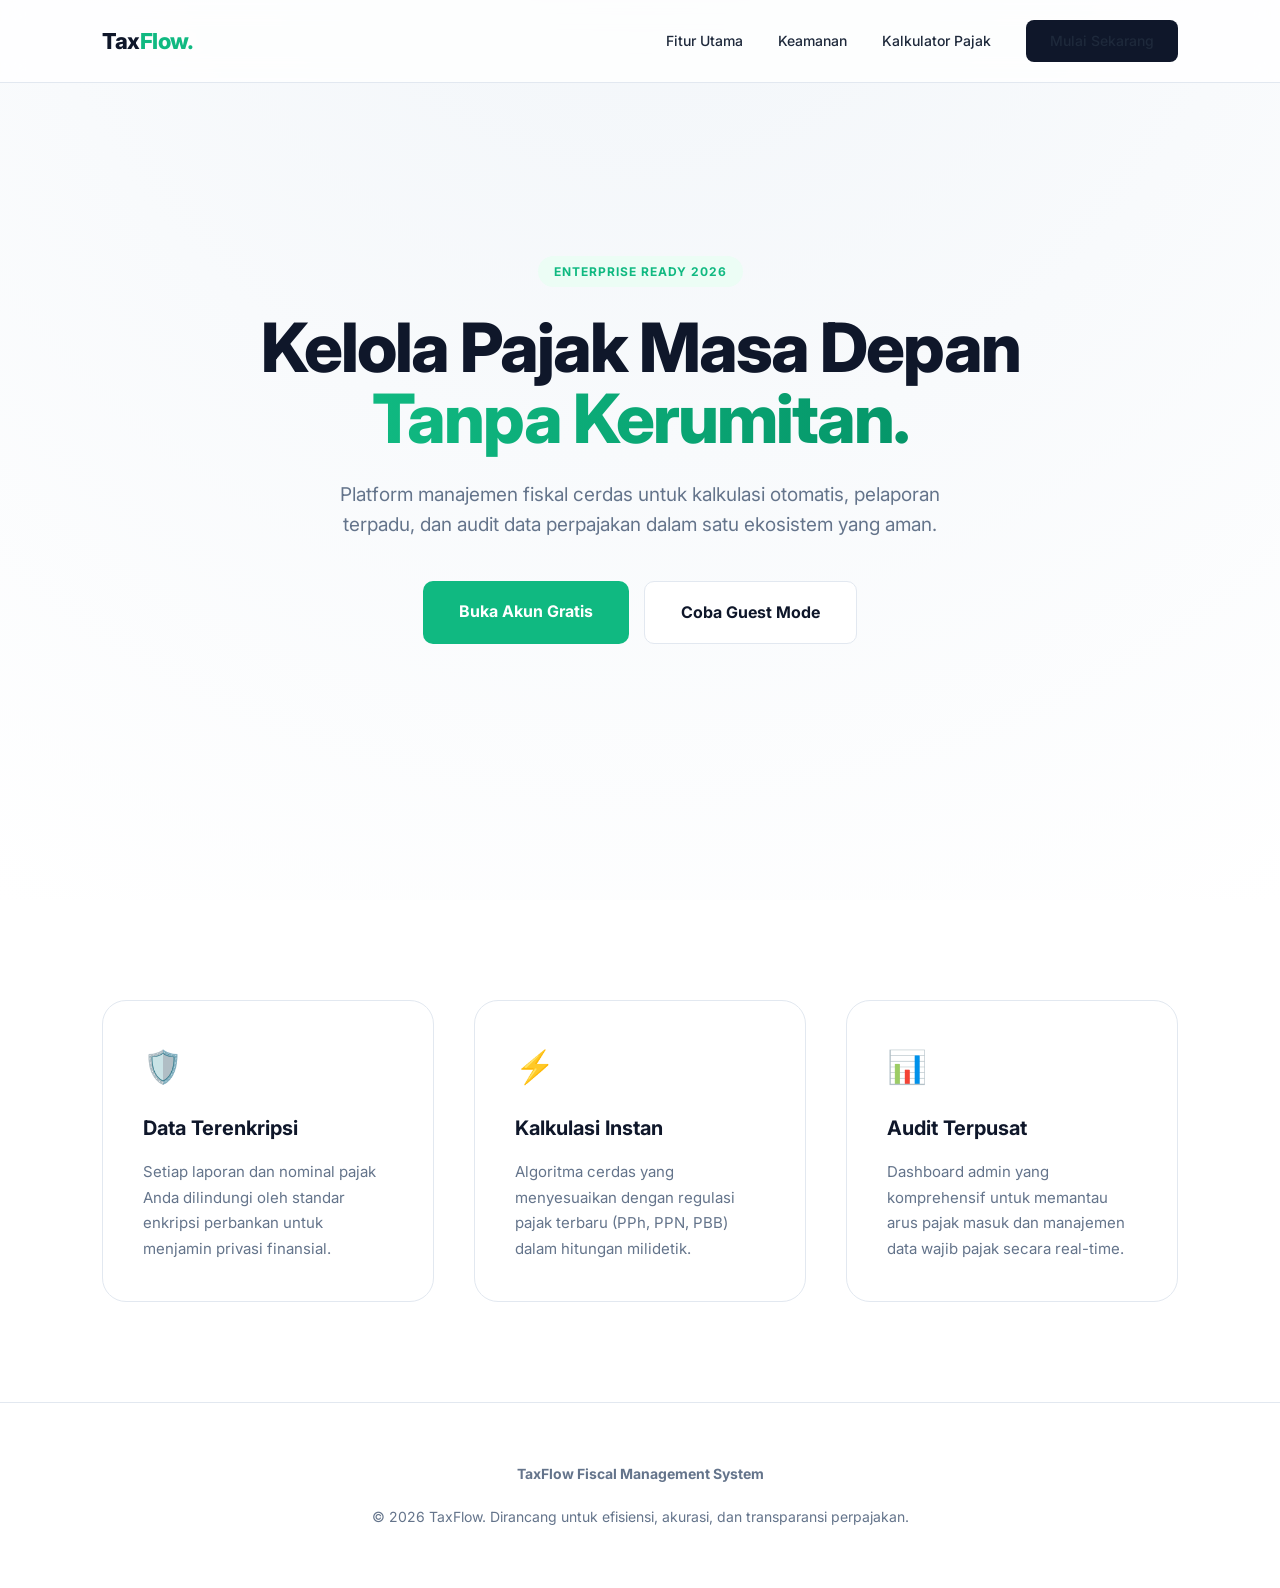
<file: src/main/resources/static/index.html>
<!DOCTYPE html>
<html lang="id">
<head>
    <meta charset="UTF-8">
    <meta name="viewport" content="width=device-width, initial-scale=1.0">
    <title>TaxFlow | Smart Fiscal Management System</title>
    <link href="https://fonts.googleapis.com/css2?family=Inter:wght@300;400;500;600;700;800&display=swap" rel="stylesheet">
    <style>
        :root {
            --bg-light: #ffffff;
            --sidebar-navy: #0f172a;
            --primary-emerald: #10b981;
            --text-main: #1e293b;
            --text-muted: #64748b;
            --white: #ffffff;
            --border-color: #e2e8f0;
        }

        * {
            margin: 0;
            padding: 0;
            box-sizing: border-box;
            font-family: 'Inter', sans-serif;
            scroll-behavior: smooth;
        }

        body {
            background-color: var(--bg-light);
            color: var(--text-main);
            overflow-x: hidden;
            line-height: 1.6;
        }

        /* NAVBAR */
        nav {
            display: flex;
            justify-content: space-between;
            align-items: center;
            padding: 20px 8%;
            position: fixed;
            width: 100%;
            top: 0;
            z-index: 1000;
            background: rgba(255, 255, 255, 0.8);
            backdrop-filter: blur(12px);
            border-bottom: 1px solid var(--border-color);
        }

        .logo {
            font-size: 22px;
            font-weight: 800;
            color: var(--sidebar-navy);
            letter-spacing: -0.5px;
        }

        .logo span { color: var(--primary-emerald); }

        .nav-links {
            display: flex;
            gap: 35px;
            align-items: center;
        }

        .nav-links a {
            text-decoration: none;
            color: var(--text-main);
            font-size: 14px;
            font-weight: 500;
            transition: 0.2s;
        }

        .nav-links a:hover { color: var(--primary-emerald); }

        .btn-login {
            background: var(--sidebar-navy);
            color: white;
            padding: 10px 24px;
            border-radius: 8px;
            text-decoration: none;
            font-size: 14px;
            font-weight: 600;
            transition: 0.2s;
        }

        .btn-login:hover {
            background: #1e293b;
            box-shadow: 0 4px 12px rgba(15, 23, 42, 0.15);
        }

        /* HERO SECTION */
        .hero {
            height: 100vh;
            display: flex;
            flex-direction: column;
            justify-content: center;
            align-items: center;
            text-align: center;
            padding: 0 10%;
            background: radial-gradient(circle at 50% -20%, #f1f5f9 0%, #ffffff 100%);
        }

        .hero-badge {
            background: #ecfdf5;
            color: var(--primary-emerald);
            padding: 6px 16px;
            border-radius: 50px;
            font-size: 12px;
            font-weight: 700;
            margin-bottom: 25px;
            text-transform: uppercase;
            letter-spacing: 1px;
        }

        .hero h1 {
            font-size: 68px;
            font-weight: 800;
            line-height: 1.05;
            color: var(--sidebar-navy);
            margin-bottom: 25px;
            letter-spacing: -2px;
            max-width: 900px;
        }

        .hero h1 span {
            color: var(--primary-emerald);
            background: linear-gradient(to right, #10b981, #059669);
            -webkit-background-clip: text;
            -webkit-text-fill-color: transparent;
        }

        .hero p {
            color: var(--text-muted);
            max-width: 650px;
            margin-bottom: 40px;
            font-size: 19px;
        }

        .cta-group {
            display: flex;
            gap: 15px;
        }

        .btn-get-started {
            background: var(--primary-emerald);
            color: white;
            padding: 18px 36px;
            border-radius: 10px;
            text-decoration: none;
            font-weight: 700;
            font-size: 16px;
            transition: 0.2s;
        }

        .btn-get-started:hover {
            transform: translateY(-2px);
            box-shadow: 0 10px 25px rgba(16, 185, 129, 0.3);
        }

        .btn-demo {
            background: white;
            color: var(--sidebar-navy);
            padding: 18px 36px;
            border-radius: 10px;
            text-decoration: none;
            font-weight: 700;
            font-size: 16px;
            border: 1px solid var(--border-color);
            transition: 0.2s;
        }

        .btn-demo:hover { background: #f8fafc; }

        /* FEATURES SECTION */
        .features {
            padding: 100px 8%;
            display: grid;
            grid-template-columns: repeat(3, 1fr);
            gap: 40px;
            background: #fff;
        }

        .feature-card {
            padding: 40px;
            border-radius: 24px;
            border: 1px solid var(--border-color);
            transition: 0.3s;
            position: relative;
        }

        .feature-card:hover {
            border-color: var(--primary-emerald);
            box-shadow: 0 20px 40px rgba(0,0,0,0.03);
            transform: translateY(-10px);
        }

        .feature-icon {
            font-size: 32px;
            margin-bottom: 20px;
            display: block;
        }

        .feature-card h3 {
            margin-bottom: 15px;
            font-size: 20px;
            font-weight: 700;
            color: var(--sidebar-navy);
        }

        .feature-card p {
            color: var(--text-muted);
            font-size: 15px;
            line-height: 1.7;
        }

        /* FOOTER */
        footer {
            padding: 60px 8%;
            text-align: center;
            color: var(--text-muted);
            border-top: 1px solid var(--border-color);
            font-size: 14px;
        }

        @media (max-width: 768px) {
            .hero h1 { font-size: 40px; }
            .features { grid-template-columns: 1fr; }
            .nav-links { display: none; }
        }
    </style>
</head>
<body>

    <nav>
        <div class="logo">Tax<span>Flow.</span></div>
        <div class="nav-links">
            <a href="#features">Fitur Utama</a>
            <a href="#">Keamanan</a>
            <a href="#">Kalkulator Pajak</a>
            <a href="login.html" class="btn-login">Mulai Sekarang</a>
        </div>
    </nav>

    <section class="hero">
        <div class="hero-badge">Enterprise Ready 2026</div>
        <h1>Kelola Pajak Masa Depan <span>Tanpa Kerumitan.</span></h1>
        <p>Platform manajemen fiskal cerdas untuk kalkulasi otomatis, pelaporan terpadu, dan audit data perpajakan dalam satu ekosistem yang aman.</p>
        
        <div class="cta-group">
            <a href="login.html" class="btn-get-started">Buka Akun Gratis</a>
            <a href="dashboard-public.html" class="btn-demo">Coba Guest Mode</a>
        </div>
    </section>

    <section id="features" class="features">
        <div class="feature-card">
            <span class="feature-icon">🛡️</span>
            <h3>Data Terenkripsi</h3>
            <p>Setiap laporan dan nominal pajak Anda dilindungi oleh standar enkripsi perbankan untuk menjamin privasi finansial.</p>
        </div>
        <div class="feature-card">
            <span class="feature-icon">⚡</span>
            <h3>Kalkulasi Instan</h3>
            <p>Algoritma cerdas yang menyesuaikan dengan regulasi pajak terbaru (PPh, PPN, PBB) dalam hitungan milidetik.</p>
        </div>
        <div class="feature-card">
            <span class="feature-icon">📊</span>
            <h3>Audit Terpusat</h3>
            <p>Dashboard admin yang komprehensif untuk memantau arus pajak masuk dan manajemen data wajib pajak secara real-time.</p>
        </div>
    </section>

    <footer>
        <div style="margin-bottom: 20px;">
            <strong>TaxFlow Fiscal Management System</strong>
        </div>
        &copy; 2026 TaxFlow. Dirancang untuk efisiensi, akurasi, dan transparansi perpajakan.
    </footer>

</body>
</html>
</file>
